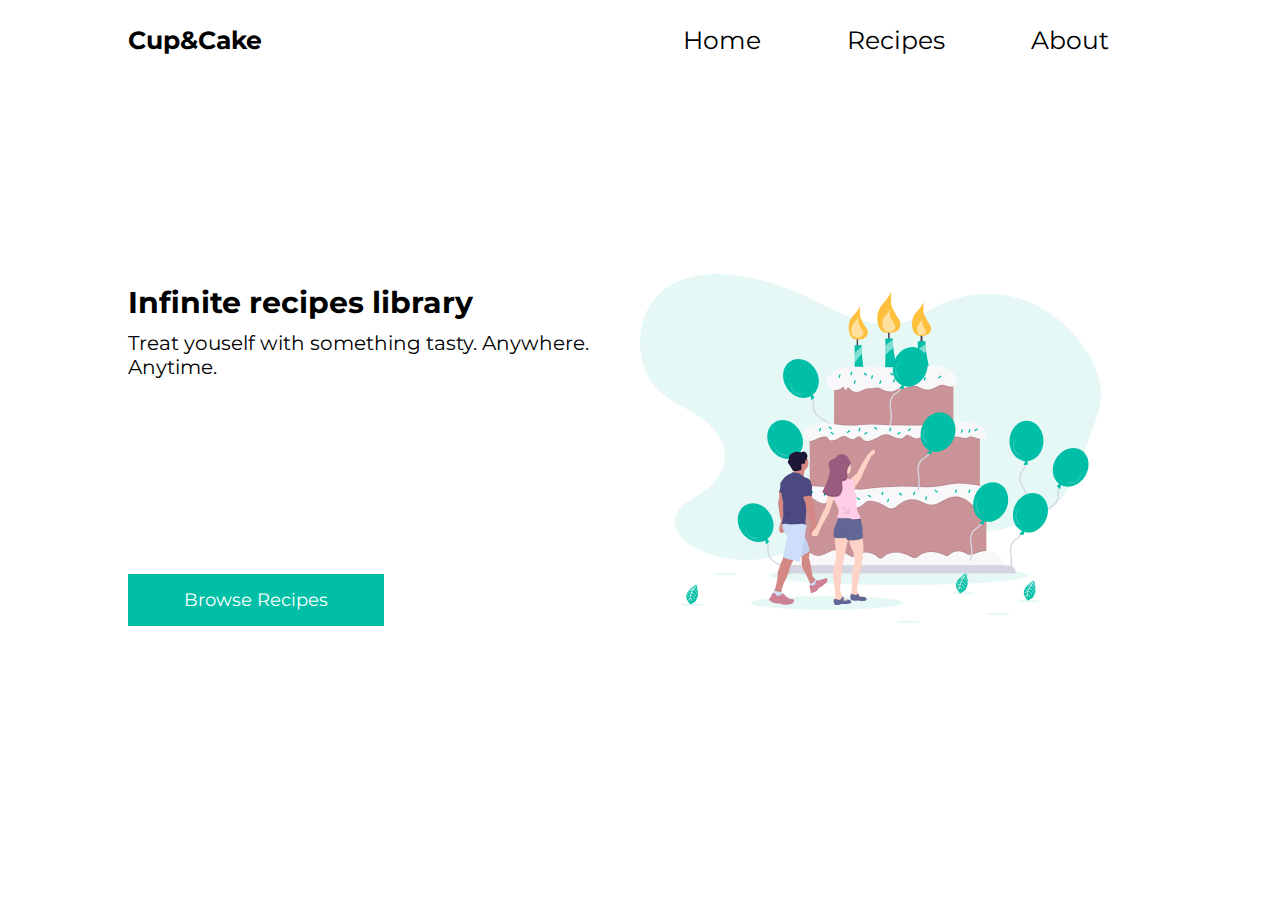
<file: index.html>
<!DOCTYPE html>
<html lang="en">
<head>
	<meta charset="UTF-8">
	<title>Cup&Cake</title>
    <script defer src="https://friconix.com/cdn/friconix.js"> </script>
	<link rel="stylesheet" type="text/css" href="style.css">
    <script type="text/javascript" src = "app.js"></script>
    <meta name="viewport" content="width=device-width, initial-scale=1.0">

</head>
<body>
	<header>
		<nav class="nav">
			<h1 class="logo">Cup&amp;Cake</h1>
			<div class="nav-links">
				<ul class="nav-list">
					<div class = "close-container">
						<i class="fi-xwluxl-times-wide close"></i>
					</div>
					<li class="nav-link"><a href="index.html">Home</a></li>
					<li class="nav-link"><a href="recipes.html">Recipes</a></li>
					<li class="nav-link"><a href="#">About</a></li>
				</ul>
				
			</div>
			<div class="menu-btn"><i class="fi-xwluxl-three-bars-wide"></i></div>	
		</nav>
	</header>
	<div class="home">
		<div class="center">
			<div class="greeting-div">
				<div class="greeting-text-div">
					<h2>Infinite recipes library</h2>
					<p>Treat youself with something tasty.
 Anywhere. Anytime.</p>
				</div>
				<a href="recipes.html" class = "btn-main">Browse Recipes</a>
			</div>
			<div class="img-div">
				<img src="./img/undraw_cake.svg" alt="">
			</div>
		</div>
	</div>
</body>
</html>
</file>
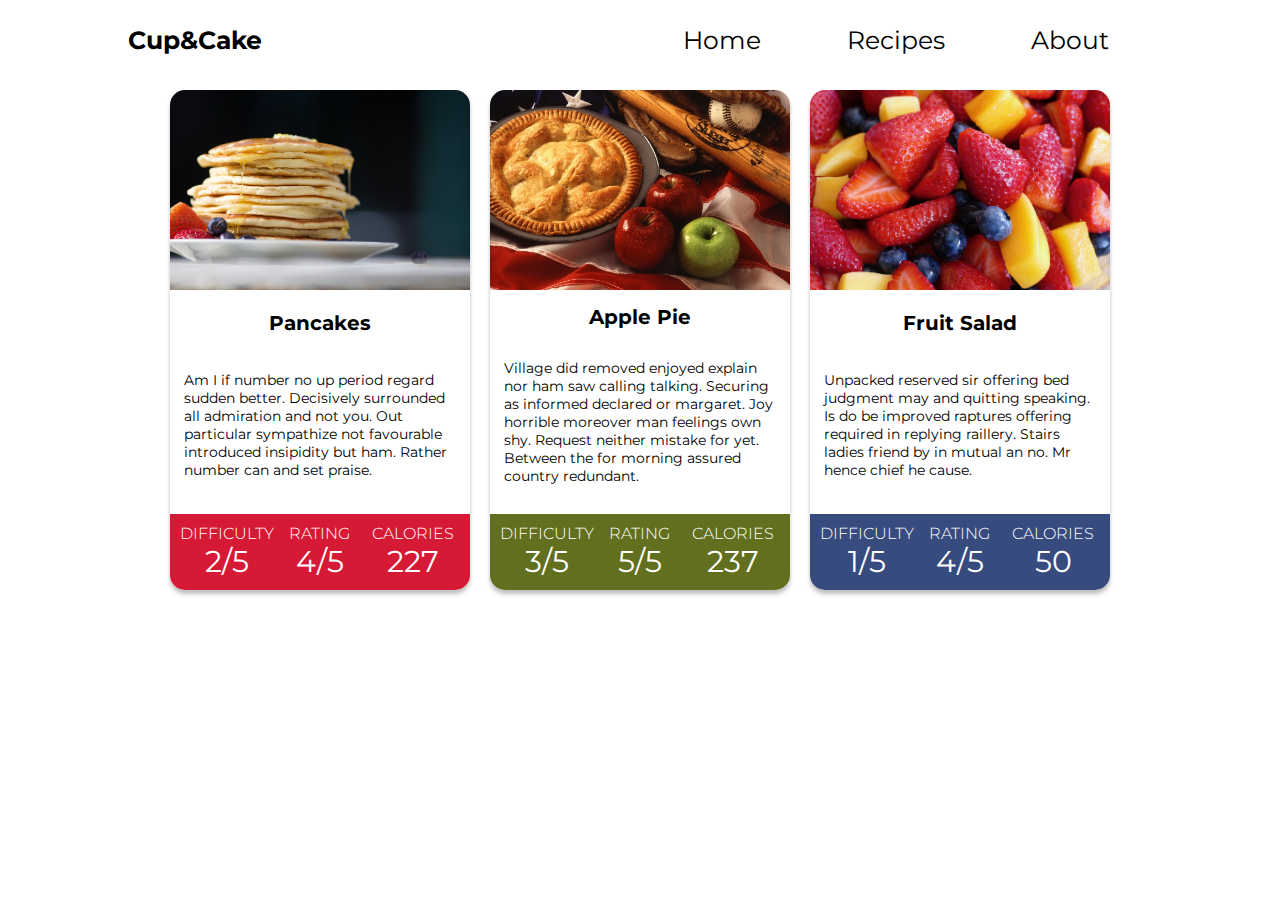
<file: recipes.html>
<!DOCTYPE html>
<html lang="en">
<head>
	<meta charset="UTF-8">
	<title>Cup&Cake</title>
    <script defer src="https://friconix.com/cdn/friconix.js"> </script>
	<link rel="stylesheet" type="text/css" href="style.css">
    <script type="text/javascript" src = "app.js"></script>
    <meta name="viewport" content="width=device-width, initial-scale=1.0">

</head>
<body>
	<header class="stick">
		<nav class="nav">
			<h1 class="logo">Cup&amp;Cake</h1>
			<div class="nav-links">
				<ul class="nav-list">
					<div class = "close-container">
						<i class="fi-xwluxl-times-wide close"></i>
					</div>
					<li class="nav-link"><a href="index.html">Home</a></li>
					<li class="nav-link"><a href="recipes.html">Recipes</a></li>
					<li class="nav-link"><a href="recipes.html">About</a></li>
				</ul>
				
			</div>
			<div class="menu-btn"><i class="fi-xwluxl-three-bars-wide"></i></div>	
		</nav>
	</header>
	<main>
		<div class = "cards">
		<div class="card">
			<img src="./img/pancakes.jfif" alt="">
			<h2>Pancakes</h2>
			<p class="text">Am I if number no up period regard sudden better. Decisively surrounded all admiration and not you. Out particular sympathize not favourable introduced insipidity but ham. Rather number can and set praise.</p>
			<div class="additional-info pinkish">
				<div class="addinfo-item">
					<p class="caption">Difficulty</p>
					<p class="num">2/5</p>
				</div>
				<div class="addinfo-item">
					<p class="caption">Rating</p>
					<p class="num">4/5</p>
				</div>
				<div class="addinfo-item">
					<p class="caption">Calories</p>
					<p class="num">227</p>
				</div>
			</div>
		</div>


		<div class="card">
			<img src="./img/pie.jpg" alt="">
			<h2>Apple Pie</h2>
			<p class="text">Village did removed enjoyed explain nor ham saw calling talking. Securing as informed declared or margaret. Joy horrible moreover man feelings own shy. Request neither mistake for yet. Between the for morning assured country redundant. </p>
			<div class="additional-info greenish">
				<div class="addinfo-item">
					<p class="caption">Difficulty</p>
					<p class="num">3/5</p>
				</div>
				<div class="addinfo-item">
					<p class="caption">Rating</p>
					<p class="num">5/5</p>
				</div>
				<div class="addinfo-item">
					<p class="caption">Calories</p>
					<p class="num">237</p>
				</div>
			</div>
		</div>


		<div class="card">
			<img src="./img/fruitsalad.jpg" alt="">
			<h2>Fruit Salad</h2>
			<p class="text">Unpacked reserved sir offering bed judgment may and quitting speaking. Is do be improved raptures offering required in replying raillery. Stairs ladies friend by in mutual an no. Mr hence chief he cause.</p>
			<div class="additional-info blueish">
				<div class="addinfo-item">
					<p class="caption">Difficulty</p>
					<p class="num">1/5</p>
				</div>
				<div class="addinfo-item">
					<p class="caption">Rating</p>
					<p class="num">4/5</p>
				</div>
				<div class="addinfo-item">
					<p class="caption">Calories</p>
					<p class="num">50</p>
				</div>
			</div>
		</div>
	</div>
	</main>


</body>
</html>
</file>
<file: style.css>
@import url('https://fonts.googleapis.com/css2?family=Montserrat:ital,wght@0,100;0,200;0,400;0,500;1,100;1,200;1,300;1,400;1,500&display=swap');


* {
	margin: 0;
	padding: 0;
	box-sizing: border-box;
}

html {
	font-size: 10px;
	font-family: 'Montserrat', sans-serif;
	/* To make REMs usage easier*/
}

body {
	position: relative;
}

header {
	position: fixed;
	top: 0;
	left: 0;
	width: 100%;
    height: 80px;
    background: #fff;
    z-index: 999;
}

header.stick {
	position: sticky;
}

.nav {
	width: 80%;
	height: 100%;
	margin: 0 auto;
	display: flex;
	justify-content: space-between;
	align-items: center;
}

.nav-links ul {
	list-style: none;

		display: flex;
    	justify-content: space-around;
	
    
    
}

.nav-link a, .logo {
    font-size: 2.5rem;
    color: black;
    text-decoration: none;
}


.nav-links {
	width: 50%;
}


.home {
	height: 100vh;
	width: 80%;
	display: flex;
	align-items: center;
	justify-content: center;
	margin: auto;
}

.center {
	display: flex;
	justify-content: space-between;
	
}

.greeting-div {
	display: flex;
	justify-content: space-between;
	flex-direction: column;
}

.greeting-text-div h2{
	font-size: 3rem;
	margin: 1rem 0;
}

.greeting-text-div p{
	font-size: 2rem;
	margin-bottom: 2rem;
}

.img-div {
	width: 90%;
}

.img-div img {
	height: auto;
	width: 100%;
}

.btn-main {
	transition: background 0.2s ease-in-out;
	width: 50%;
	background: #00BFA6;
	padding: 15px 10px;
	border: none;
	outline: none;
	font-size: 1.8rem;
	color: #fff;
	text-align: center;
	text-decoration: none;
}

.btn-main:hover {
	transition: background 0.2s ease-in-out;
	background: #009985;
}

.btn-main:active {
	transition: background 0.2s ease-in-out;
	background: #00806f;
}




.center {
	display: grid;
	grid-template-columns: 1fr 1fr;
    grid-auto-rows: auto;
}


.menu-btn {
	display: none;
	font-size: 3rem;
}

.close-container {
	display: none;

}

@media only screen and (max-width: 768px) {
	.center {
		display: grid;
		grid-template-columns: 1fr;
	    grid-auto-rows: 30vh 30vh;
	    grid-row-gap: 5rem;
	}
	.img-div img {
		width: 100%;
	}
	.menu-btn {
		display: block;
	}
	.nav-links {
		transition: clip-path 0.5s ease-in-out;
		clip-path: circle(0px at 110% -10%);
		position: absolute;
		top: 0;
		left: 0;
		display: flex;
		height: 100vh;
		width: 100vw;
		align-items: center;
		justify-content: center;
	}


	.nav-list {
		display: flex;
		height: 100vh;
		width: 100vw;
		flex-direction: column;
		justify-content: space-evenly;
		align-items: center;
		background: #00806f;
		color: #ffffff;


	}
	.nav-links.open {
		transition: clip-path 1s ease-in-out;
		clip-path: circle(1100px at -10% 110%);
		
	}

	.nav-link a{
		color: white;
	}

    .close-container.open {
    	display: block;
		position: absolute;
		top: 3%;
		right: 12%;
		font-size: 3rem;
	}
}


@media only screen and (max-width: 380px) {
	.btn-main {
		width: 80%;
	}
	.center {
		display: grid;
		grid-template-columns: 1fr;
	    grid-auto-rows: 30vh 30vh;
	    grid-row-gap: 10rem;
	}
	

		
}


@media only screen and (max-width: 300px) {
	.card {
		width: 95vw;
	}
}


.card {
	height: 500px;
	width: 300px;
	display: flex;
	flex-direction: column;
	justify-content: space-between;
	box-shadow: 0px 4px 4px rgba(0, 0, 0, 0.25);
	border-radius: 15px; 
	overflow: hidden;
	margin: 10px;
    transition: box-shadow 0.4s ease-in-out;
	transition: transform 0.4s ease-in-out;}

.card:hover {
	box-shadow: 0px 5px 5px rgba(0, 0, 0, 0.35);
	transition: box-shadow 0.4s ease-in-out;
	transition: transform 0.4s ease-in-out;
	transform: translateY(-3px) scale(1.02);
}

.card img {
	width: 100%;
	height: auto;
}

.card h2 {
	font-size: 2rem;
	width: 100%;
	text-align: center;
}

.card .text {
	font-size: 1.4rem;
	padding: 14px;
}

.card .additional-info {
	width: 100%;
	display: flex;
	align-items: center;
	justify-content: space-around;
	padding: 0px 10px;
}

.card .additional-info.pinkish {
	background: #D61934;
}

.card .additional-info.greenish {
	background: #626F1F;
}

.card .additional-info.blueish {
	background: #384B7E;
}



.addinfo-item {
	width: 25%;
	margin: 1rem;
	color: #fff;
	text-align: center;
	font-size: 1.6rem;
	display: flex;
	align-items: center;
	justify-content: center;
	flex-direction: column;
}

.addinfo-item .num{
    font-size: 3rem;
}

.addinfo-item .caption{
	font-weight: 300;
    text-transform: uppercase;
}

main {
	display: flex;
	align-items: center;
	justify-content: center;

}

.cards {
	display: grid;
	width: 100%;
	justify-content: center;
	grid-template-columns: repeat(auto-fit, 320px);
}
</file>
